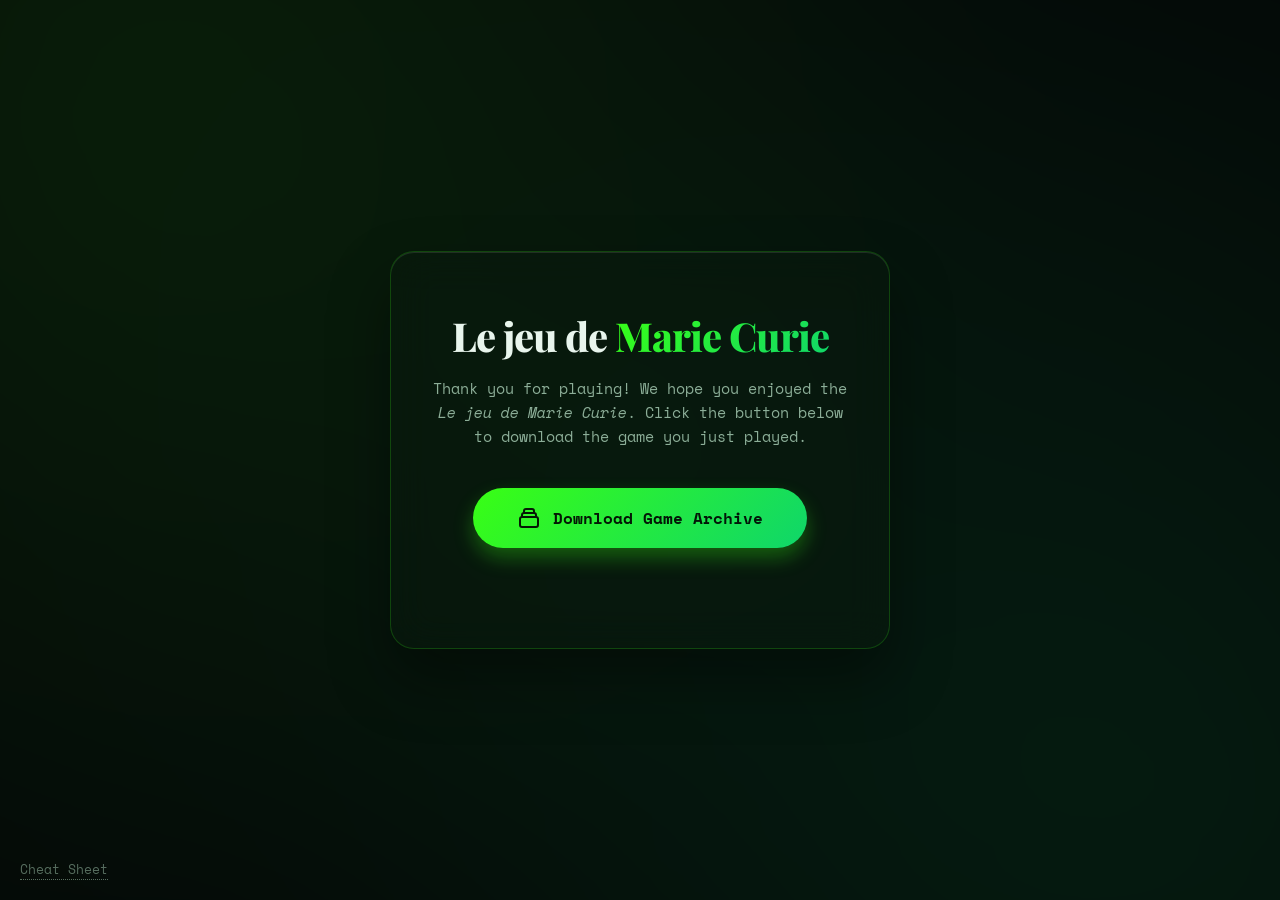
<file: index.html>
<!DOCTYPE html>
<html lang="en">

<head>
    <meta charset="UTF-8">
    <meta name="viewport" content="width=device-width, initial-scale=1.0">
    <title>Your Exclusive Souvenir</title>
    <meta name="description" content="Download your personalized Marie Curie game archive.">
    <link rel="stylesheet" href="style.css">
    <link
        href="https://fonts.googleapis.com/css2?family=Playfair+Display:ital,wght@0,400;0,700;1,400&family=Space+Mono:ital,wght@0,400;0,700;1,400&display=swap"
        rel="stylesheet">
</head>

<body>
    <div class="background-animation"></div>
    <div class="card">
        <div class="content">
            <h1 class="title">Le jeu de <span class="highlight">Marie Curie</span></h1>
            <p class="subtitle">Thank you for playing! We hope you enjoyed the <em>Le jeu de Marie Curie</em>. Click the
                button
                below to download the game you just played.</p>

            <button id="downloadBtn" class="premium-button">
                <span class="button-content">
                    <svg class="icon" fill="none" stroke="currentColor" viewBox="0 0 24 24"
                        xmlns="http://www.w3.org/2000/svg">
                        <path stroke-linecap="round" stroke-linejoin="round" stroke-width="2"
                            d="M19 11H5m14 0a2 2 0 012 2v6a2 2 0 01-2 2H5a2 2 0 01-2-2v-6a2 2 0 012-2m14 0V9a2 2 0 00-2-2M5 11V9a2 2 0 012-2m0 0V5a2 2 0 012-2h6a2 2 0 012 2v2M7 7h10">
                        </path>
                    </svg>
                    Download Game Archive
                </span>
                <span class="loading-ring"></span>
            </button>
            <p id="statusText" class="status-text"></p>
        </div>
    </div>

    <div class="info-corner">
        <a href="info.html" class="info-link">Cheat Sheet</a>
    </div>

    <script src="script.js"></script>
</body>

</html>
</file>
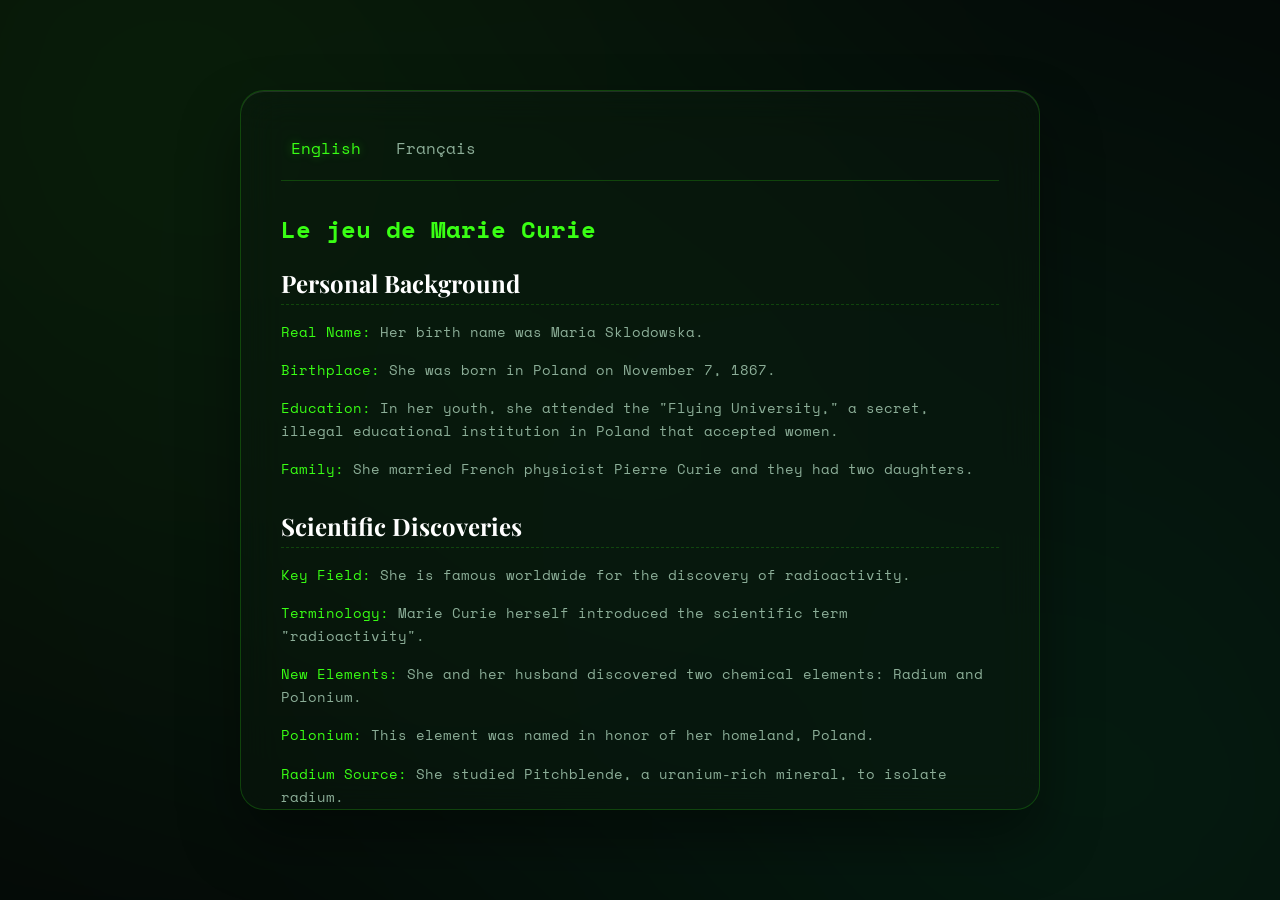
<file: info.html>
<!DOCTYPE html>
<html lang="en">

<head>
    <meta charset="UTF-8">
    <meta name="viewport" content="width=device-width, initial-scale=1.0">
    <title>Information - Le jeu de Marie Curie</title>
    <link rel="stylesheet" href="style.css">
    <link
        href="https://fonts.googleapis.com/css2?family=Playfair+Display:ital,wght@0,400;0,700;1,400&family=Space+Mono:ital,wght@0,400;0,700;1,400&display=swap"
        rel="stylesheet">
    <style>
        .info-page-card {
            text-align: left;
            padding: 40px;
        }

        .info-page-card h2 {
            font-family: 'Space Mono', monospace;
            color: var(--accent-1);
            margin-bottom: 20px;
        }

        .info-page-card p {
            font-family: 'Space Mono', monospace;
            font-size: 0.95rem;
            color: var(--text-muted);
            line-height: 1.6;
            margin-bottom: 20px;
        }

        .back-link {
            display: inline-block;
            margin-top: 20px;
            color: var(--text-muted);
            text-decoration: none;
            font-family: 'Space Mono', monospace;
            font-size: 0.9rem;
            border-bottom: 1px dotted var(--text-muted);
            transition: all 0.3s ease;
        }

        .back-link:hover {
            color: var(--accent-1);
            border-bottom-color: var(--accent-1);
        }
    </style>
</head>

<body>
    <div class="background-animation"></div>
    <div class="card info-page-card" style="width: 100%; max-width: 800px;">
        <div class="content">

            <div class="lang-toggle">
                <button class="lang-btn active" onclick="switchLang('en')">English</button>
                <button class="lang-btn" onclick="switchLang('fr')">Français</button>
            </div>

            <!-- ENGLISH CONTENT -->
            <div id="content-en" class="lang-content active">
                <h2>Le jeu de Marie Curie</h2>

                <div class="info-section">
                    <h3>Personal Background</h3>
                    <ul>
                        <li><strong>Real Name:</strong> Her birth name was Maria Sklodowska.</li>
                        <li><strong>Birthplace:</strong> She was born in Poland on November 7, 1867.</li>
                        <li><strong>Education:</strong> In her youth, she attended the "Flying University," a secret,
                            illegal educational institution in Poland that accepted women.</li>
                        <li><strong>Family:</strong> She married French physicist Pierre Curie and they had two
                            daughters.</li>
                    </ul>
                </div>

                <div class="info-section">
                    <h3>Scientific Discoveries</h3>
                    <ul>
                        <li><strong>Key Field:</strong> She is famous worldwide for the discovery of radioactivity.</li>
                        <li><strong>Terminology:</strong> Marie Curie herself introduced the scientific term
                            "radioactivity".</li>
                        <li><strong>New Elements:</strong> She and her husband discovered two chemical elements: Radium
                            and Polonium.</li>
                        <li><strong>Polonium:</strong> This element was named in honor of her homeland, Poland.</li>
                        <li><strong>Radium Source:</strong> She studied Pitchblende, a uranium-rich mineral, to isolate
                            radium.</li>
                        <li><strong>Radioactivity Levels:</strong> Polonium is vastly more radioactive and toxic than
                            radium.</li>
                    </ul>
                </div>

                <div class="info-section">
                    <h3>Nobel Prizes & Awards</h3>
                    <ul>
                        <li><strong>First Nobel (1903):</strong> Won the Nobel Prize in Physics for research on
                            radiation.</li>
                        <li><strong>Shared Honor:</strong> She shared her first Nobel with her husband Pierre Curie and
                            Henri Becquerel.</li>
                        <li><strong>Second Nobel (1911):</strong> Won the Nobel Prize in Chemistry for discovering
                            radium and polonium.</li>
                        <li><strong>Unique Record:</strong> She is the only woman to have won Nobel Prizes in two
                            different scientific fields (Physics and Chemistry).</li>
                        <li><strong>First Woman:</strong> She was the first woman in history to win a Nobel Prize.</li>
                    </ul>
                </div>

                <div class="info-section">
                    <h3>Legacy & Service</h3>
                    <ul>
                        <li><strong>World War I Work:</strong> She created mobile radiology vehicles known as "Petites
                            Curies" to help doctors locate bullets in wounded soldiers.</li>
                        <li><strong>Sorbonne:</strong> She became the first female professor in the history of the
                            Sorbonne University, succeeding her husband.</li>
                        <li><strong>Patents:</strong> She refused to patent the radium production method, believing
                            scientific knowledge belongs to humanity.</li>
                        <li><strong>Measurement Unit:</strong> The "Curie" (Ci) is a unit of measurement for
                            radioactivity named after her.</li>
                        <li><strong>Final Honor:</strong> In 1995, her remains were moved to the Paris Panthéon, making
                            her the first woman buried there for her own achievements.</li>
                    </ul>
                </div>
            </div>

            <!-- FRENCH CONTENT -->
            <div id="content-fr" class="lang-content">
                <h2>Le jeu de Marie Curie</h2>

                <div class="info-section">
                    <h3>Contexte Personnel</h3>
                    <ul>
                        <li><strong>Vrai Nom :</strong> Son nom de naissance était Maria Sklodowska.</li>
                        <li><strong>Lieu de naissance :</strong> Elle est née en Pologne le 7 novembre 1867.</li>
                        <li><strong>Éducation :</strong> Dans sa jeunesse, elle a fréquenté "l'Université Volante", une
                            institution éducative secrète et illégale en Pologne qui acceptait les femmes.</li>
                        <li><strong>Famille :</strong> Elle a épousé le physicien français Pierre Curie et ils ont eu
                            deux filles.</li>
                    </ul>
                </div>

                <div class="info-section">
                    <h3>Découvertes Scientifiques</h3>
                    <ul>
                        <li><strong>Domaine Clé :</strong> Elle est mondialement célèbre pour la découverte de la
                            radioactivité.</li>
                        <li><strong>Terminologie :</strong> Marie Curie elle-même a introduit le terme scientifique
                            "radioactivité".</li>
                        <li><strong>Nouveaux Éléments :</strong> Elle et son mari ont découvert deux éléments chimiques
                            : le Radium et le Polonium.</li>
                        <li><strong>Polonium :</strong> Cet élément a été nommé en l'honneur de sa patrie, la Pologne.
                        </li>
                        <li><strong>Source de Radium :</strong> Elle a étudié la pechblende, un minéral riche en
                            uranium, pour isoler le radium.</li>
                        <li><strong>Niveaux de Radioactivité :</strong> Le polonium est infiniment plus radioactif et
                            toxique que le radium.</li>
                    </ul>
                </div>

                <div class="info-section">
                    <h3>Prix Nobel & Récompenses</h3>
                    <ul>
                        <li><strong>Premier Nobel (1903) :</strong> A remporté le prix Nobel de physique pour ses
                            recherches sur les rayonnements.</li>
                        <li><strong>Honneur Partagé :</strong> Elle a partagé son premier Nobel avec son mari Pierre
                            Curie et Henri Becquerel.</li>
                        <li><strong>Deuxième Nobel (1911) :</strong> A remporté le prix Nobel de chimie pour la
                            découverte du radium et du polonium.</li>
                        <li><strong>Record Unique :</strong> Elle est la seule femme à avoir remporté des prix Nobel
                            dans deux domaines scientifiques différents (Physique et Chimie).</li>
                        <li><strong>Première Femme :</strong> Elle a été la première femme de l'histoire à remporter un
                            prix Nobel.</li>
                    </ul>
                </div>

                <div class="info-section">
                    <h3>Héritage & Service</h3>
                    <ul>
                        <li><strong>Travail pendant la Première Guerre Mondiale :</strong> Elle a créé des véhicules de
                            radiologie mobiles connus sous le nom de "Petites Curies" pour aider les médecins à
                            localiser les balles chez les soldats blessés.</li>
                        <li><strong>Sorbonne :</strong> Elle est devenue la première femme professeur dans l'histoire de
                            l'Université de la Sorbonne, succédant à son mari.</li>
                        <li><strong>Brevets :</strong> Elle a refusé de breveter la méthode de production du radium,
                            estimant que la connaissance scientifique appartient à l'humanité.</li>
                        <li><strong>Unité de Mesure :</strong> Le "Curie" (Ci) est une unité de mesure de la
                            radioactivité nommée en son honneur.</li>
                        <li><strong>Honneur Final :</strong> En 1995, ses restes ont été transférés au Panthéon de
                            Paris, faisant d'elle la première femme à y être inhumée pour ses propres mérites.</li>
                    </ul>
                </div>
            </div>

            <a href="index.html" class="back-link">← Back to Download</a>
        </div>
    </div>

    <script>
        function switchLang(lang) {
            // Update buttons
            document.querySelectorAll('.lang-btn').forEach(btn => {
                btn.classList.remove('active');
            });
            event.target.classList.add('active');

            // Update content blocks
            document.querySelectorAll('.lang-content').forEach(content => {
                content.classList.remove('active');
            });
            document.getElementById('content-' + lang).classList.add('active');

            // Return back link translation
            const backLink = document.querySelector('.back-link');
            if (lang === 'fr') {
                backLink.textContent = '← Retour au téléchargement';
            } else {
                backLink.textContent = '← Back to Download';
            }
        }
    </script>
</body>

</html>
</file>
<file: style.css>
:root {
    --bg-color: #050a08;
    --card-bg: rgba(10, 25, 15, 0.45);
    --card-border: rgba(57, 255, 20, 0.2);
    --text-main: #e8f5ed;
    --text-muted: #8cae98;
    --accent-1: #39FF14;
    --accent-2: #0fd66a;
    --accent-3: #129c50;
}

* {
    margin: 0;
    padding: 0;
    box-sizing: border-box;
}

body {
    font-family: 'Playfair Display', serif;
    background-color: var(--bg-color);
    color: var(--text-main);
    display: flex;
    justify-content: center;
    align-items: center;
    min-height: 100vh;
    overflow: hidden;
    position: relative;
}

/* Dynamic background */
.background-animation {
    position: fixed;
    top: 50%;
    left: 50%;
    width: 200vw;
    height: 200vh;
    transform: translate(-50%, -50%);
    background: radial-gradient(circle at 30% 30%, rgba(57, 255, 20, 0.08), transparent 40%),
        radial-gradient(circle at 70% 70%, rgba(15, 214, 106, 0.08), transparent 40%),
        radial-gradient(circle at 50% 50%, rgba(18, 156, 80, 0.05), transparent 50%);
    filter: blur(80px);
    z-index: 0;
    animation: rotateBg 20s linear infinite;
}

@keyframes rotateBg {
    0% {
        transform: translate(-50%, -50%) rotate(0deg);
    }

    100% {
        transform: translate(-50%, -50%) rotate(360deg);
    }
}

/* Glassmorphism Card */
.card {
    position: relative;
    z-index: 10;
    background: var(--card-bg);
    backdrop-filter: blur(20px);
    -webkit-backdrop-filter: blur(20px);
    border: 1px solid var(--card-border);
    border-radius: 24px;
    padding: 60px 40px;
    width: 90%;
    max-width: 500px;
    text-align: center;
    box-shadow: 0 30px 60px rgba(0, 0, 0, 0.4),
        inset 0 1px 0 rgba(255, 255, 255, 0.1);
    animation: float 6s ease-in-out infinite;
}

@keyframes float {

    0%,
    100% {
        transform: translateY(0);
    }

    50% {
        transform: translateY(-10px);
    }
}

.title {
    font-size: 2.5rem;
    font-weight: 800;
    letter-spacing: -1px;
    margin-bottom: 16px;
    line-height: 1.2;
}

.highlight {
    background: linear-gradient(135deg, var(--accent-1), var(--accent-2));
    -webkit-background-clip: text;
    -webkit-text-fill-color: transparent;
    background-clip: text;
}

.subtitle {
    font-family: 'Space Mono', monospace;
    font-size: 0.95rem;
    color: var(--text-muted);
    margin-bottom: 40px;
    line-height: 1.6;
    font-weight: 300;
}

/* Premium Button */
.premium-button {
    position: relative;
    background: linear-gradient(135deg, var(--accent-1), var(--accent-2));
    border: none;
    border-radius: 100px;
    color: rgba(0, 0, 0, 0.9);
    font-family: 'Space Mono', monospace;
    font-size: 1.0rem;
    font-weight: 700;
    padding: 18px 40px;
    cursor: pointer;
    overflow: hidden;
    transition: all 0.3s cubic-bezier(0.25, 0.8, 0.25, 1);
    box-shadow: 0 10px 20px rgba(57, 255, 20, 0.3);
    outline: none;
    display: inline-flex;
    align-items: center;
    justify-content: center;
    width: 80%;
}

.premium-button::before {
    content: '';
    position: absolute;
    top: 0;
    left: -100%;
    width: 100%;
    height: 100%;
    background: linear-gradient(90deg, transparent, rgba(255, 255, 255, 0.2), transparent);
    transition: left 0.7s ease;
}

.premium-button:hover {
    transform: translateY(-3px) scale(1.02);
    box-shadow: 0 15px 25px rgba(57, 255, 20, 0.5);
}

.premium-button:hover::before {
    left: 100%;
}

.premium-button:active {
    transform: translateY(1px) scale(0.98);
    box-shadow: 0 5px 10px rgba(15, 214, 106, 0.3);
}

.button-content {
    display: flex;
    align-items: center;
    gap: 12px;
    transition: opacity 0.3s ease;
}

.icon {
    width: 24px;
    height: 24px;
    animation: bounce 2s infinite;
}

@keyframes bounce {

    0%,
    20%,
    50%,
    80%,
    100% {
        transform: translateY(0);
    }

    40% {
        transform: translateY(-4px);
    }

    60% {
        transform: translateY(-2px);
    }
}

/* Loading State */
.premium-button.loading .button-content {
    opacity: 0;
}

.loading-ring {
    position: absolute;
    width: 24px;
    height: 24px;
    border: 3px solid rgba(255, 255, 255, 0.3);
    border-top-color: white;
    border-radius: 50%;
    animation: spin 1s linear infinite;
    opacity: 0;
    transition: opacity 0.3s ease;
}

.premium-button.loading .loading-ring {
    opacity: 1;
}

@keyframes spin {
    to {
        transform: rotate(360deg);
    }
}

.status-text {
    margin-top: 20px;
    font-size: 0.9rem;
    color: var(--accent-3);
    opacity: 0;
    transform: translateY(10px);
    transition: all 0.4s ease;
    height: 20px;
}

.status-text.show {
    opacity: 1;
    transform: translateY(0);
}

/* Info Corner */
.info-corner {
    position: fixed;
    bottom: 20px;
    left: 20px;
    z-index: 100;
    max-width: 300px;
    font-family: 'Space Mono', monospace;
}

.info-link {
    color: var(--text-muted);
    text-decoration: none;
    font-size: 0.8rem;
    opacity: 0.6;
    transition: all 0.3s ease;
    cursor: pointer;
    border-bottom: 1px dotted var(--text-muted);
}

.info-link:hover {
    opacity: 1;
    color: var(--accent-1);
    border-bottom-color: var(--accent-1);
}

/* Language Toggle */
.lang-toggle {
    display: flex;
    gap: 15px;
    margin-bottom: 30px;
    border-bottom: 1px solid var(--card-border);
    padding-bottom: 15px;
}

.lang-btn {
    background: transparent;
    border: none;
    color: var(--text-muted);
    font-family: 'Space Mono', monospace;
    font-size: 1rem;
    cursor: pointer;
    transition: all 0.3s ease;
    padding: 5px 10px;
}

.lang-btn.active {
    color: var(--accent-1);
    text-shadow: 0 0 10px rgba(57, 255, 20, 0.4);
}

.lang-btn:hover:not(.active) {
    color: white;
}

.lang-content {
    display: none;
}

.lang-content.active {
    display: block;
    animation: fadeIn 0.5s ease-in-out;
}

@keyframes fadeIn {
    from {
        opacity: 0;
        transform: translateY(5px);
    }

    to {
        opacity: 1;
        transform: translateY(0);
    }
}

.info-page-card {
    max-height: 80vh;
    overflow-y: auto;
}

.info-page-card::-webkit-scrollbar {
    width: 6px;
}

.info-page-card::-webkit-scrollbar-track {
    background: transparent;
}

.info-page-card::-webkit-scrollbar-thumb {
    background: var(--card-border);
    border-radius: 10px;
}

.info-page-card::-webkit-scrollbar-thumb:hover {
    background: var(--accent-1);
}

.info-section {
    margin-bottom: 30px;
}

.info-section h3 {
    font-family: 'Playfair Display', serif;
    font-size: 1.5rem;
    color: white;
    margin-bottom: 15px;
    border-bottom: 1px dashed var(--card-border);
    padding-bottom: 5px;
}

.info-section ul {
    list-style-type: none;
}

.info-section li {
    font-family: 'Space Mono', monospace;
    font-size: 0.9rem;
    color: var(--text-muted);
    margin-bottom: 15px;
    line-height: 1.6;
}

.info-section li strong {
    color: var(--accent-1);
    font-weight: normal;
}
</file>
